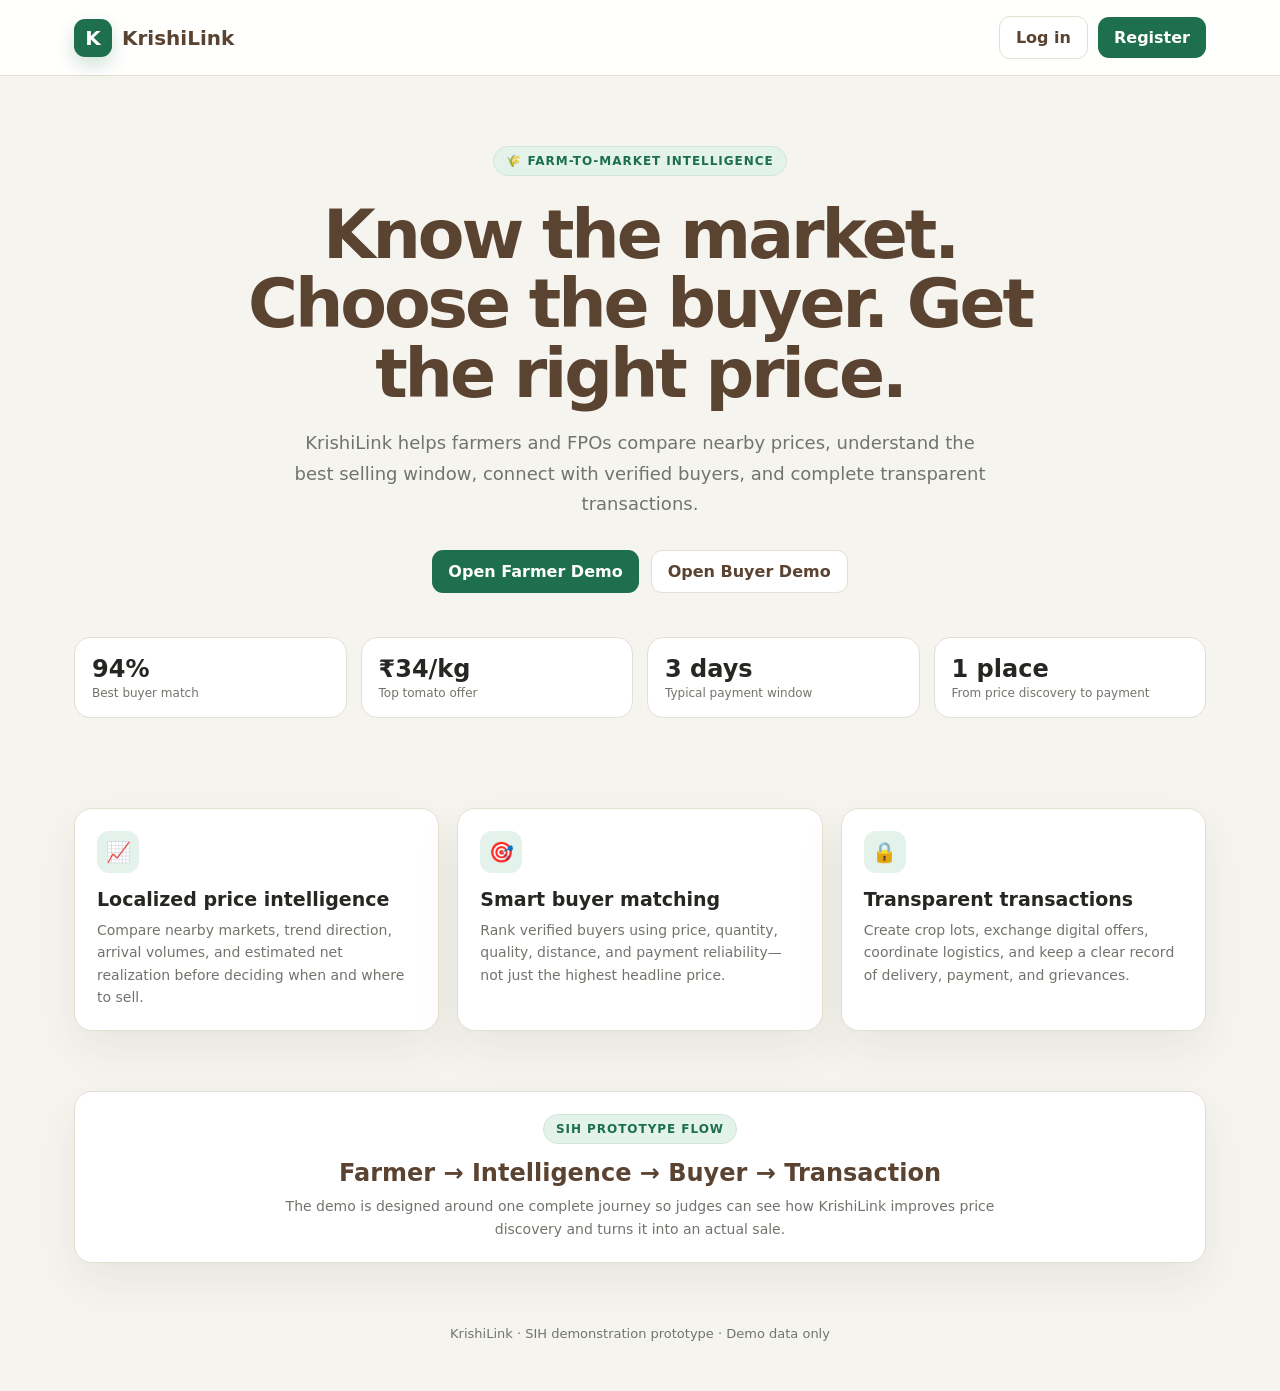
<file: index.html>
<!doctype html>
<html lang="en">
<head>
  <meta charset="UTF-8" />
  <meta name="viewport" content="width=device-width, initial-scale=1.0" />
  <title>KrishiLink — Farm-to-Market Intelligence</title>
  <meta name="description" content="KrishiLink helps farmers compare markets, find verified buyers, negotiate offers, and track transactions." />
  <link rel="stylesheet" href="styles.css" />
</head>
<body>
  <div id="app"></div>
  <script src="app.js"></script>
</body>
</html>
</file>
<file: styles.css>
:root{
  --bg:#f6f4ee;
  --surface:#ffffff;
  --surface-2:#f0eee7;
  --ink:#252722;
  --muted:#70756c;
  --brand:#1d6f4d;
  --brand-2:#2f8d65;
  --brand-soft:#e3f2ea;
  --gold:#c58d2e;
  --gold-soft:#fbf0d9;
  --soil:#5b4332;
  --danger:#b94a43;
  --danger-soft:#fae8e6;
  --line:#e4dfd3;
  --shadow:0 18px 45px rgba(53,58,50,.08);
  --radius:18px;
}
*{box-sizing:border-box}
html,body{margin:0;padding:0;background:var(--bg);color:var(--ink);font-family:Inter,ui-sans-serif,system-ui,-apple-system,BlinkMacSystemFont,"Segoe UI",sans-serif}
button,input,select,textarea{font:inherit}
button{cursor:pointer}
a{text-decoration:none;color:inherit}
.app{min-height:100vh}
.container{max-width:1180px;margin:0 auto;padding:0 24px}
.nav{height:76px;background:rgba(255,255,255,.94);backdrop-filter:blur(12px);border-bottom:1px solid var(--line);display:flex;align-items:center;position:sticky;top:0;z-index:30}
.nav-inner{width:100%;display:flex;align-items:center;justify-content:space-between;gap:20px}
.brand{display:flex;align-items:center;gap:10px;font-weight:800;font-size:20px;color:var(--soil)}
.brand-mark{width:38px;height:38px;border-radius:11px;background:var(--brand);color:#fff;display:grid;place-items:center;font-weight:900;box-shadow:0 8px 18px rgba(29,111,77,.2)}
.nav-actions{display:flex;gap:10px;align-items:center}
.btn{border:0;border-radius:11px;padding:11px 16px;font-weight:700;transition:.18s ease;display:inline-flex;align-items:center;justify-content:center;gap:8px}
.btn:hover{transform:translateY(-1px)}
.btn-primary{background:var(--brand);color:#fff}.btn-primary:hover{background:#185f42}
.btn-outline{background:#fff;color:var(--soil);border:1px solid var(--line)}
.btn-soft{background:var(--brand-soft);color:var(--brand)}
.btn-danger{background:var(--danger-soft);color:var(--danger)}
.btn-sm{padding:8px 11px;border-radius:9px;font-size:13px}
.hero{padding:70px 0 40px;text-align:center}
.eyebrow{display:inline-flex;align-items:center;gap:7px;background:var(--brand-soft);color:var(--brand);border:1px solid #cfe7da;border-radius:999px;padding:7px 12px;font-size:12px;font-weight:800;letter-spacing:.08em;text-transform:uppercase}
.hero h1{font-size:clamp(42px,6vw,68px);line-height:1.02;letter-spacing:-.045em;margin:24px auto 20px;max-width:820px;color:var(--soil)}
.hero p{max-width:700px;margin:0 auto;color:var(--muted);font-size:18px;line-height:1.7}
.hero-cta{display:flex;justify-content:center;gap:12px;margin:30px 0 0;flex-wrap:wrap}
.stat-strip{display:grid;grid-template-columns:repeat(4,1fr);gap:14px;margin:44px 0 30px}
.stat{background:var(--surface);border:1px solid var(--line);border-radius:16px;padding:17px;text-align:left}.stat .kpi{font-size:24px;font-weight:850}.stat .label{font-size:12px;color:var(--muted);margin-top:3px}
.feature-grid{display:grid;grid-template-columns:repeat(3,1fr);gap:18px;margin:20px 0 60px}
.card{background:var(--surface);border:1px solid var(--line);border-radius:var(--radius);box-shadow:var(--shadow);padding:22px}
.card h3{margin:0 0 9px;font-size:19px}.card p{margin:0;color:var(--muted);line-height:1.6;font-size:14px}
.icon-box{width:42px;height:42px;border-radius:12px;background:var(--brand-soft);display:grid;place-items:center;font-size:20px;margin-bottom:15px}
.center{text-align:center}
.footer{padding:35px 0 50px;color:var(--muted);font-size:13px;text-align:center}
.auth-wrap{min-height:calc(100vh - 76px);display:grid;place-items:center;padding:40px 24px}.auth-card{width:min(520px,100%)}
.auth-card h1{margin:0 0 8px;font-size:32px;color:var(--soil)}.auth-card .sub{margin:0 0 25px;color:var(--muted)}
.role-tabs{display:grid;grid-template-columns:repeat(3,1fr);gap:8px;background:var(--surface-2);padding:6px;border-radius:13px;margin:0 0 20px}.role-tab{padding:10px;border:0;background:transparent;border-radius:9px;font-weight:700;color:var(--muted)}.role-tab.active{background:#fff;color:var(--brand);box-shadow:0 2px 8px rgba(0,0,0,.06)}
.form{display:grid;gap:14px}.field{display:grid;gap:7px}.field label{font-size:13px;font-weight:800}.field input,.field select,.field textarea{width:100%;padding:12px 13px;border:1px solid var(--line);border-radius:11px;background:#fff;outline:none}.field textarea{min-height:96px;resize:vertical}.field input:focus,.field select:focus,.field textarea:focus{border-color:#a7cdb9;box-shadow:0 0 0 4px #e7f3ed}.helper{font-size:12px;color:var(--muted)}
.shell{min-height:calc(100vh - 76px);display:grid;grid-template-columns:240px 1fr}.sidebar{border-right:1px solid var(--line);background:#fbfaf7;padding:20px 14px;position:sticky;top:76px;height:calc(100vh - 76px)}.side-title{padding:0 10px 12px;font-size:11px;font-weight:900;letter-spacing:.12em;text-transform:uppercase;color:#93978e}.side-nav{display:grid;gap:6px}.side-btn{border:0;background:transparent;text-align:left;padding:11px 12px;border-radius:10px;font-weight:700;color:#676c64;display:flex;gap:10px;align-items:center}.side-btn.active,.side-btn:hover{background:var(--brand-soft);color:var(--brand)}
.main{padding:26px 28px 44px}.page-head{display:flex;justify-content:space-between;gap:18px;align-items:flex-start;margin-bottom:22px}.page-head h1{margin:0;color:var(--soil);font-size:30px}.page-head p{margin:6px 0 0;color:var(--muted)}
.grid-4{display:grid;grid-template-columns:repeat(4,1fr);gap:15px}.grid-3{display:grid;grid-template-columns:repeat(3,1fr);gap:15px}.grid-2{display:grid;grid-template-columns:repeat(2,1fr);gap:15px}.mt{margin-top:18px}.mb{margin-bottom:18px}
.kpi-card{padding:18px}.kpi-label{font-size:12px;color:var(--muted);font-weight:700}.kpi-value{font-size:28px;font-weight:900;margin-top:5px}.trend{font-size:12px;color:var(--brand);font-weight:800;margin-top:5px}
.section-title{display:flex;justify-content:space-between;align-items:center;margin:24px 0 12px}.section-title h2{font-size:18px;margin:0;color:var(--soil)}.section-title span{font-size:12px;color:var(--muted)}
.table-wrap{overflow:auto}.table{width:100%;border-collapse:collapse;min-width:720px}.table th,.table td{padding:13px 10px;border-bottom:1px solid var(--line);text-align:left;font-size:13px}.table th{font-size:11px;text-transform:uppercase;letter-spacing:.05em;color:var(--muted)}
.badge{display:inline-flex;align-items:center;gap:6px;padding:5px 8px;border-radius:999px;font-size:11px;font-weight:850}.badge.green{background:var(--brand-soft);color:var(--brand)}.badge.gold{background:var(--gold-soft);color:#8a641c}.badge.red{background:var(--danger-soft);color:var(--danger)}.badge.gray{background:#efeee9;color:#676c64}
.reco{background:linear-gradient(135deg,#173f30,#245d43);color:#fff;border:0}.reco .small{color:#cce6da}.reco h3{color:#fff;font-size:22px}.reco .reco-price{font-size:34px;font-weight:900;margin:6px 0}.reco .reco-row{display:flex;justify-content:space-between;gap:12px;font-size:13px;padding-top:8px;border-top:1px solid rgba(255,255,255,.14);margin-top:8px}.reco .pill{background:#d8f0e4;color:#19583f;padding:7px 10px;border-radius:999px;font-weight:900;font-size:11px}
.chart{height:210px;padding:4px 4px 0}.chart svg{width:100%;height:100%;overflow:visible}.chart text{font-size:11px;fill:#8b9087}.axis{stroke:#e6e3db;stroke-width:1}.line{fill:none;stroke:var(--brand);stroke-width:3;stroke-linecap:round;stroke-linejoin:round}.dot{fill:#fff;stroke:var(--brand);stroke-width:3}
.match{display:flex;align-items:center;gap:13px}.avatar{width:42px;height:42px;border-radius:13px;background:var(--gold-soft);display:grid;place-items:center;font-weight:900;color:#8a641c}.match-main{flex:1}.match-top{display:flex;justify-content:space-between;gap:10px;font-weight:850}.match-sub{font-size:12px;color:var(--muted);margin-top:3px}.progress{height:7px;background:#ebe9e1;border-radius:99px;overflow:hidden;margin-top:9px}.progress > div{height:100%;background:var(--brand);border-radius:99px}
.timeline{display:grid;gap:10px}.step{display:grid;grid-template-columns:30px 1fr;gap:10px;align-items:start}.step-dot{width:28px;height:28px;border-radius:50%;display:grid;place-items:center;font-size:12px;font-weight:900;background:#eceae2;color:#7b8178}.step.done .step-dot{background:var(--brand);color:#fff}.step.active .step-dot{background:var(--gold);color:#fff}.step b{display:block;font-size:13px}.step span{font-size:12px;color:var(--muted)}
.lot-grid{display:grid;grid-template-columns:repeat(3,1fr);gap:15px}.lot .top{display:flex;justify-content:space-between;align-items:start;gap:10px}.lot h3{margin:0}.lot .crop{color:var(--muted);font-size:12px}.lot-price{font-size:24px;font-weight:900;margin:14px 0 3px;color:var(--soil)}.lot-meta{display:grid;grid-template-columns:1fr 1fr;gap:8px;margin-top:12px}.meta{background:#faf9f6;border-radius:10px;padding:9px}.meta b{display:block;font-size:13px}.meta span{font-size:11px;color:var(--muted)}
.notice{padding:13px 14px;border-radius:12px;background:var(--gold-soft);color:#7e5a1c;font-size:13px;line-height:1.5}.empty{padding:30px;text-align:center;color:var(--muted);border:1px dashed #d4d0c5;border-radius:14px;background:#fcfbf8}
.mobile-menu{display:none}
@media(max-width:1000px){.shell{grid-template-columns:1fr}.sidebar{display:none}.mobile-menu{display:inline-flex}.grid-4{grid-template-columns:repeat(2,1fr)}.grid-3,.lot-grid,.feature-grid{grid-template-columns:1fr}.grid-2{grid-template-columns:1fr}}
@media(max-width:650px){.container{padding:0 16px}.hero{padding-top:45px}.hero h1{font-size:42px}.stat-strip{grid-template-columns:repeat(2,1fr)}.nav{height:68px}.nav-actions .optional{display:none}.main{padding:20px 16px 40px}.page-head{display:block}.page-head .btn{margin-top:12px}.grid-4{grid-template-columns:1fr 1fr}}
</file>
